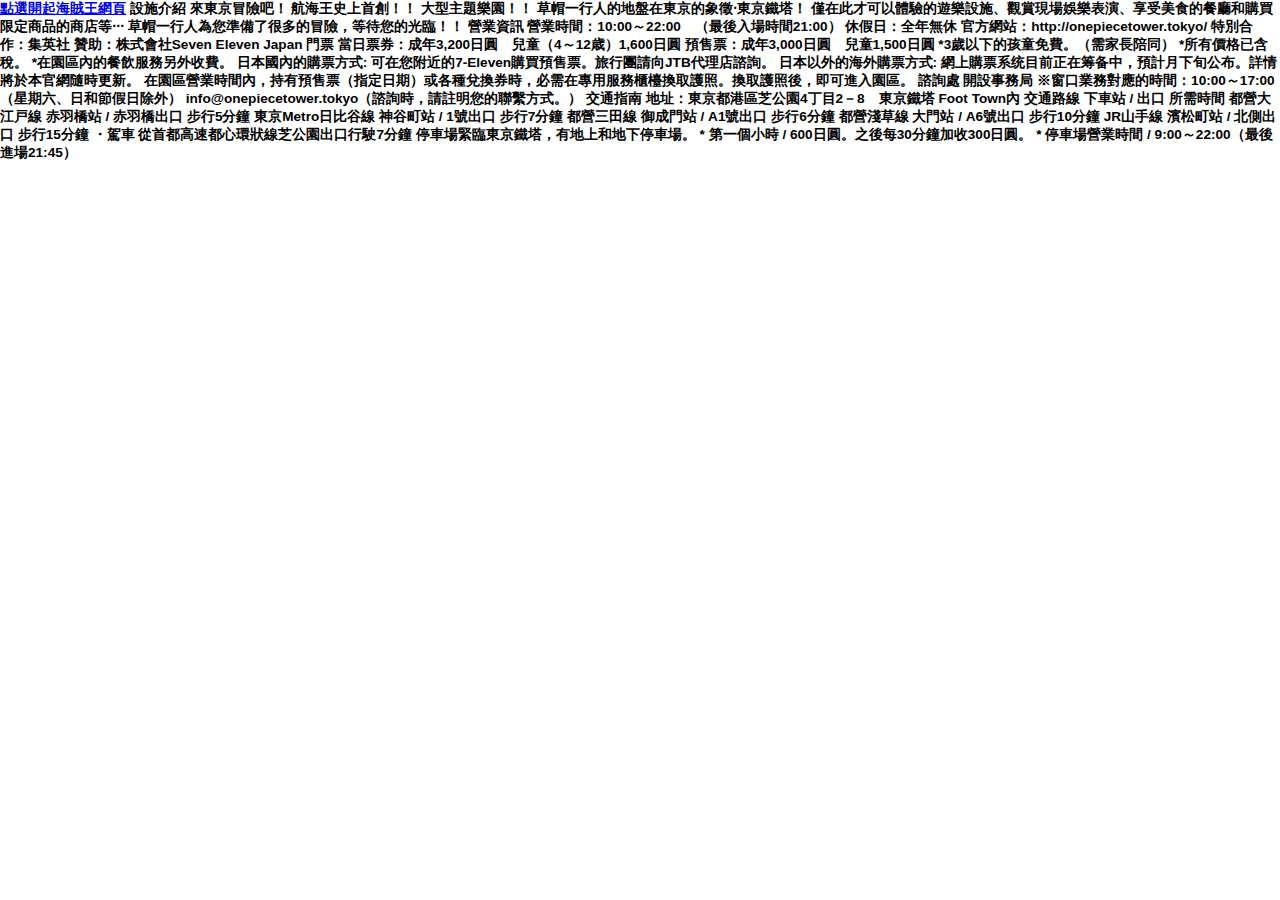
<file: 01_OnepieceTower/index.html>
<!DOCTYPE html>
<html>

<head>
    <title>Tokyo Onepiece Tower</title>
    <meta charset="utf-8">
    <link rel="stylesheet" href="css/onepiece.css">
</head>

<body>

    <a href="https://zvlewnkfynuwq0wd0h3v0w-on.drv.tw/HTMLDemo/OnepieceTower/" target="_blank">點選開起海賊王網頁</a>

    <!-- 1. 分成左邊的袋子和右邊的袋子 -->

    <!-- 2. 把左邊的袋子放入foreign_parts_left.png；右邊的袋子，放入10張logo_01.png-->
    <!-- (放入10張logo_01.png是為了撐大袋子，看一下畫面比例) -->

    <!-- 3. 如何固定住左邊的區塊? -->

    <!-- 4. 如何調整元素位置? (position) -->

    <!-- 5. 調整完佈局，接下來應該就OK了。 -->

    設施介紹
    來東京冒險吧！
    航海王史上首創！！
    大型主題樂園！！
    草帽一行人的地盤在東京的象徵‧東京鐵塔！
    僅在此才可以體驗的遊樂設施、觀賞現場娛樂表演、享受美食的餐廳和購買限定商品的商店等‧‧‧
    草帽一行人為您準備了很多的冒險，等待您的光臨！！

    營業資訊
    營業時間：10:00～22:00　（最後入場時間21:00）
    休假日：全年無休
    官方網站：http://onepiecetower.tokyo/
    特別合作：集英社
    贊助：株式會社Seven Eleven Japan

    門票
    當日票券：成年3,200日圓　兒童（4～12歳）1,600日圓
    預售票：成年3,000日圓　兒童1,500日圓
    *3歲以下的孩童免費。（需家長陪同）
    *所有價格已含稅。
    *在園區內的餐飲服務另外收費。

    日本國內的購票方式:
    可在您附近的7-Eleven購買預售票。旅行團請向JTB代理店諮詢。
    日本以外的海外購票方式:
    網上購票系统目前正在筹备中，預計月下旬公布。詳情將於本官網隨時更新。

    在園區營業時間內，持有預售票（指定日期）或各種兌換券時，必需在專用服務櫃檯換取護照。換取護照後，即可進入園區。

    諮詢處
    開設事務局
    ※窗口業務對應的時間：10:00～17:00（星期六、日和節假日除外）
    info@onepiecetower.tokyo（諮詢時，請註明您的聯繫方式。）

    交通指南
    地址：東京都港區芝公園4丁目2－8　東京鐵塔 Foot Town內

    交通路線 下車站 / 出口 所需時間
    都營大江戸線 赤羽橋站 / 赤羽橋出口 步行5分鐘
    東京Metro日比谷線 神谷町站 / 1號出口 步行7分鐘
    都營三田線 御成門站 / A1號出口 步行6分鐘
    都營淺草線 大門站 / A6號出口 步行10分鐘
    JR山手線 濱松町站 / 北側出口 步行15分鐘


    ・駕車
    從首都高速都心環狀線芝公園出口行駛7分鐘
    停車場緊臨東京鐵塔，有地上和地下停車場。

    * 第一個小時 / 600日圓。之後每30分鐘加收300日圓。
    * 停車場營業時間 / 9:00～22:00（最後進場21:45）

</body>

</html>
</file>
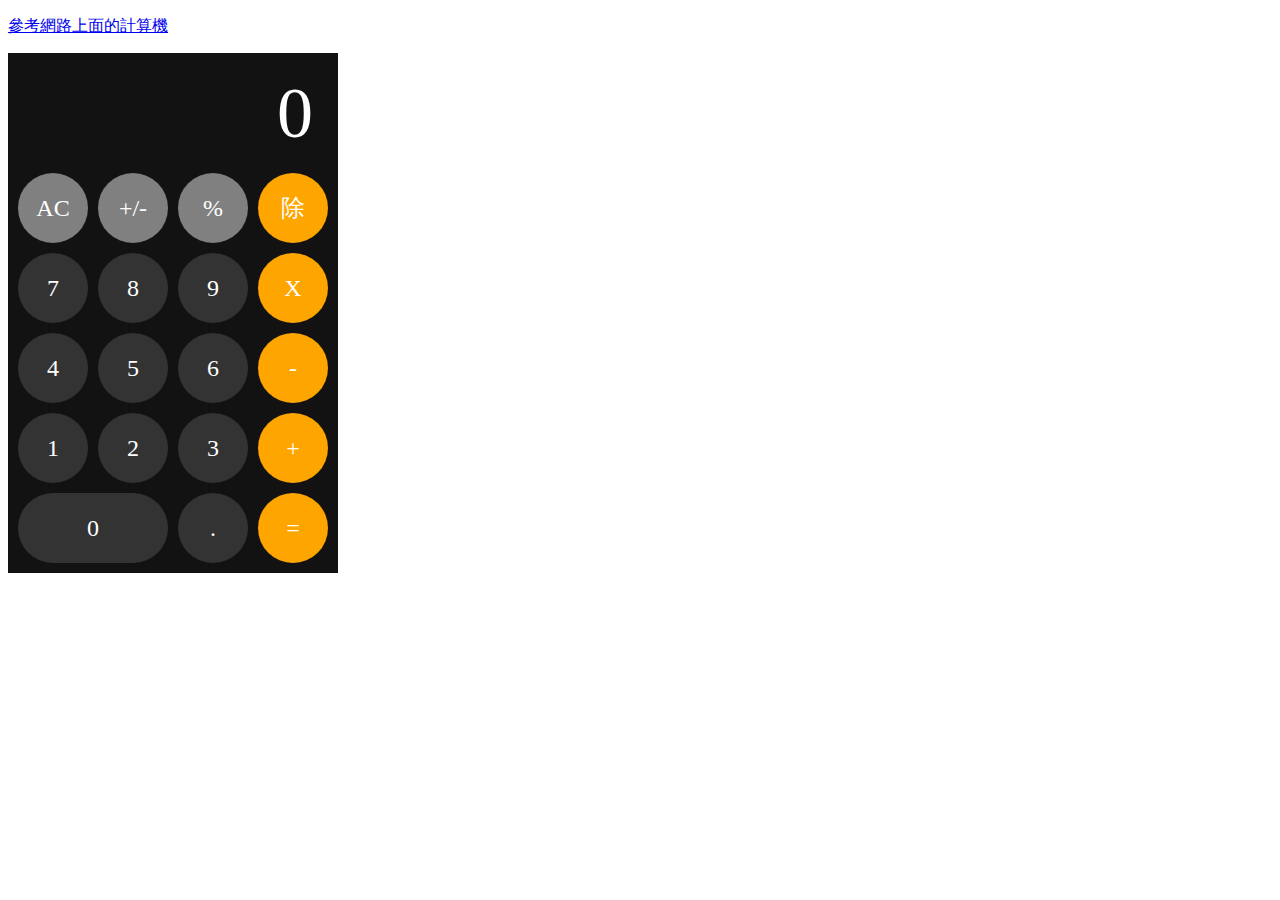
<file: 02_MyCalculator/index.html>
<!DOCTYPE html>
<html lang="en">

<head>
    <meta charset="UTF-8">
    <title>My Calculator</title>
    <link rel="stylesheet" href="css/calculator.css">
</head>

<body>

   <p><a href="https://www.desmos.com/scientific" target="_blank">參考網路上面的計算機</a></p>
  
    <div id="calculator">
      <table class="from" >
         <tr>
             <td colspan="4"  > <a href="" class="from_star">0</a> </td>
             <!-- <td></td> -->
             <!-- <td></td> -->
             <!-- <td></td> -->
         </tr>
         <tr>
             <td ><a href="">AC</a></td>
             <td><a href="">+/-</a></td>
             <td><a href="">%</a></td>
             <td><a href="">除</a></td>
            
         </tr>
         <tr>
             
            <td><a href="">7</a></td>
            <td><a href="">8</a></td>
            <td><a href="">9</a></td>
            <td><a href="">X</a></td>

        
         </tr>
         <tr>
             <td><a href="">4</a></td>
             <td><a href="">5</a></td>
             <td><a href="">6</a></td>
             <td><a href="">-</a></td>

             
         </tr>
         <tr>
            <td><a href="">1</a></td>
            <td><a href="">2</a></td>
            <td><a href="">3</a></td>
            <td><a href="">+</a></td>

        
         </tr>
         <tr>
                <td colspan="2" ><a href="">0</a></td>
             <!-- <td><a href=""></a></td> -->
             <td><a href="">.</a></td>
             <td><a href="">=</a></td>
             
         </tr>

      </table>

    </div>




</body>

</html>
</file>
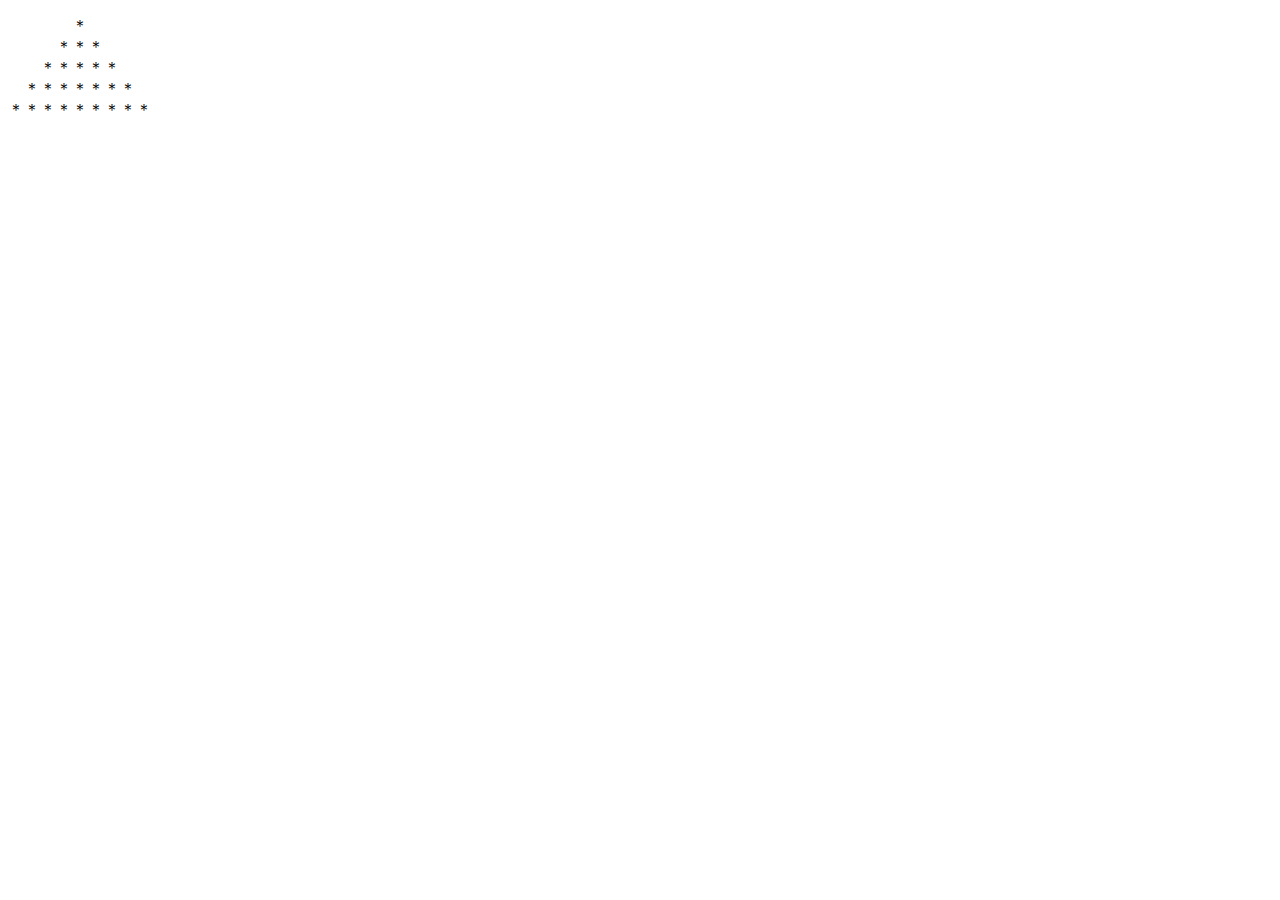
<file: 04_Christmas_Tree/index.html>
<!--    * -->
<!--   *** -->
<!--  ***** -->
<!-- ******* -->
<!DOCTYPE html>
<html lang="en">

<head>
    <meta charset="UTF-8">
    <title>輸入聖誕樹的高度，然後用*組合出來</title>
</head>

<body>
    <p id="pSquare"></p>
    <script>
        // 分解動作
        // 1. 觀察列和星星數量的變化: 星星數量 = 最終列 + 最終列 - 1
        //    1＝>1、2=>3、3=>5、4=>7、5=>9
        // 2. 觀察列和空白數量的變化: 假設以四列舉例
        //    第一列：1=>3、5=>7
        //    第二列：1=>2、6=>7
        //    第三列：1=>1、7=>7
        //    第四列：
        // 3. 觀察星星中間位置: 中間位置 = 最終列
        //有一個迴圈數量會是列*2-1
        var stars = "";
        var rows = 5;

        //列
        for (var j = 1; j <= rows; j++) {

            //欄
            for (var i = 1; i <= (rows * 2 - 1); i++) {

                //判斷要畫星星還是空白
                if (i <= (rows - j) || i >= (rows + j)) {
                    stars = stars + "&emsp;";
                } else {
                    stars = stars + "＊";
                }
            }
            //在此層換行
            stars = stars + "<br>"
        }
        document.getElementById("pSquare").innerHTML = stars;


    </script>
</body>

</html>
</file>
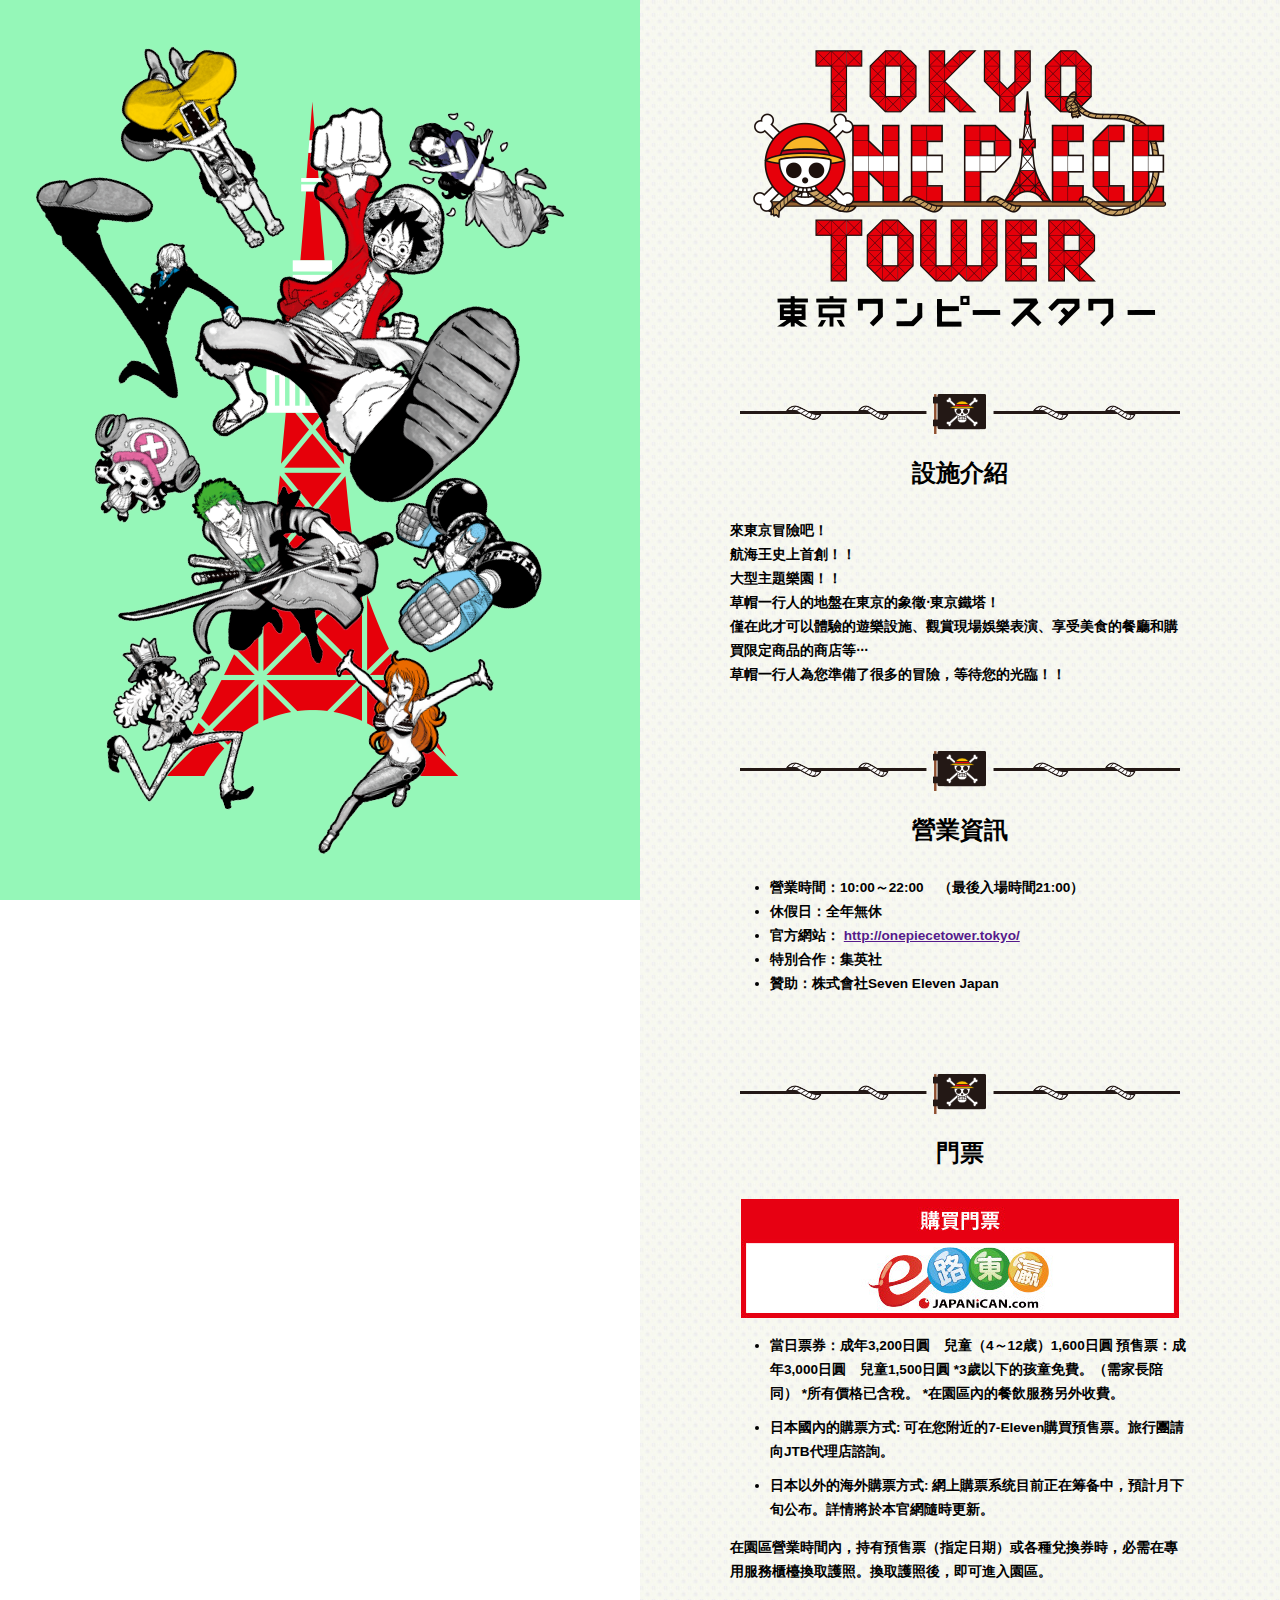
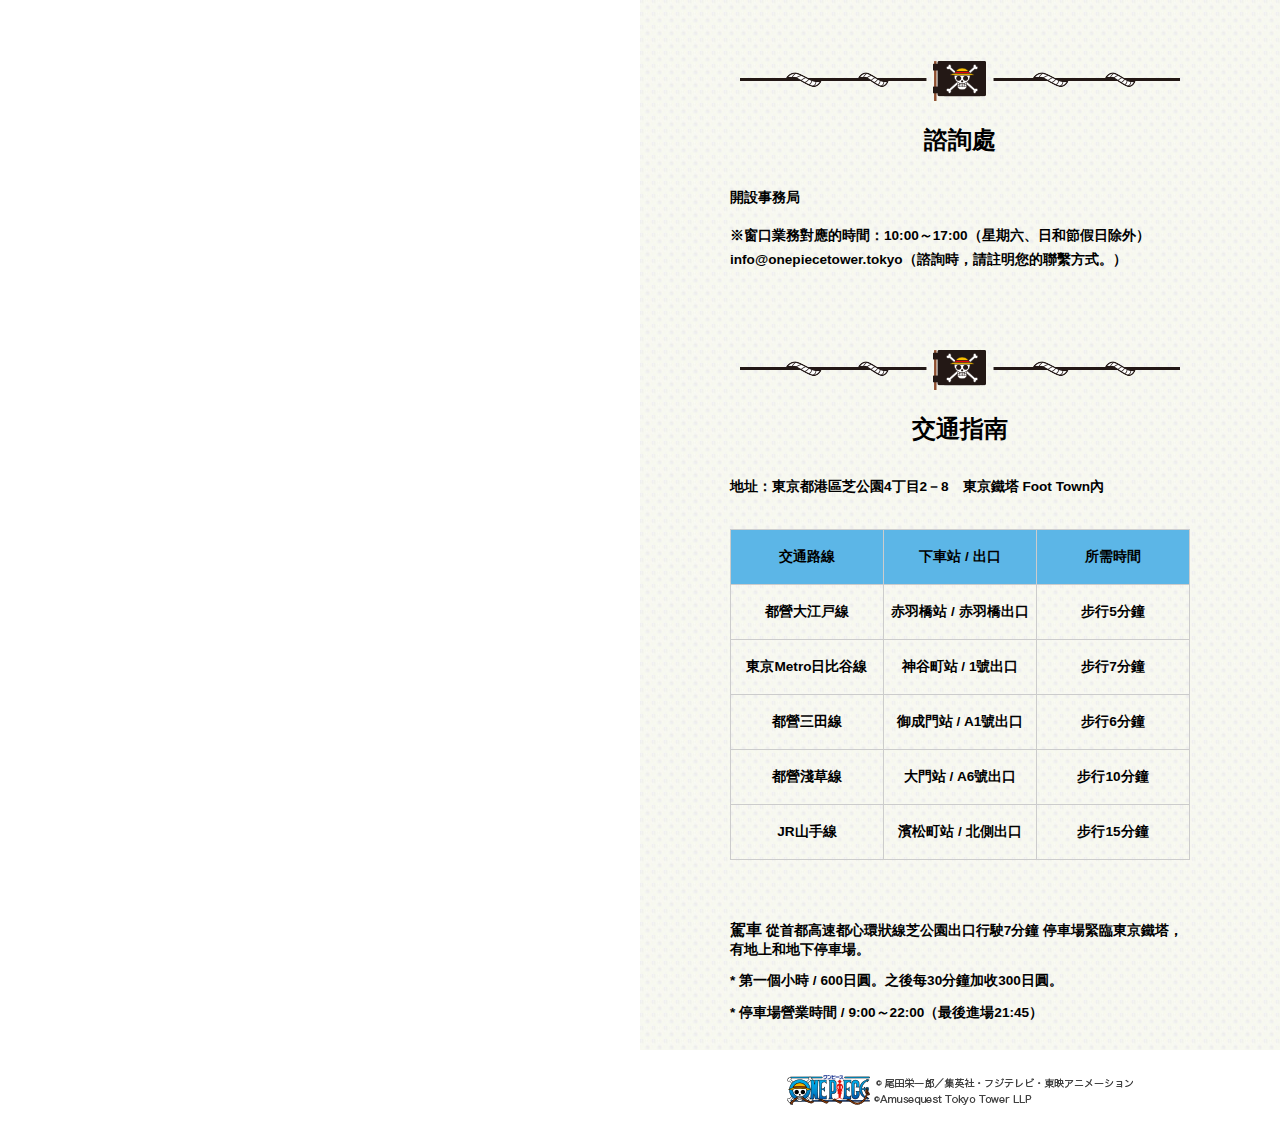
<file: 01_OnepieceTower/index_test.html>
<!DOCTYPE html>
<html lang="en">

<head>
    <meta charset="UTF-8">
    <meta name="viewport" content="width=device-width, initial-scale=1.0">
    <meta http-equiv="X-UA-Compatible" content="ie=edge">
    <title>index_test</title>
    <link rel="stylesheet" href="css/onepiece.css">
</head>

<body>
    <div class="left"></div>
    <div class="right">
        <div class="right_content">
            <div class="ad"><img src="img/logo_01.png" alt=""></div>
            <div class="box">
                <img src="img/mark_sep_01.png" class="box_titleimg" alt="">
                <div class="box_title">設施介紹</div>
                <div class="box_text">
                    來東京冒險吧！<br>
                    航海王史上首創！！<br>
                    大型主題樂園！！<br>
                    草帽一行人的地盤在東京的象徵‧東京鐵塔！<br>
                    僅在此才可以體驗的遊樂設施、觀賞現場娛樂表演、享受美食的餐廳和購買限定商品的商店等‧‧‧<br>
                    草帽一行人為您準備了很多的冒險，等待您的光臨！！</div>
            </div>
            <div class="box">
                <img src="img/mark_sep_01.png" class="box_titleimg" alt="">
                <div class="box_title">營業資訊</div>
                <div class="box_text">
                    <ul>
                        <li>營業時間：10:00～22:00　（最後入場時間21:00）</li>
                        <li>休假日：全年無休</li>
                        <li>官方網站：
                            <a href="">http://onepiecetower.tokyo/</a></li>
                        <li> 特別合作：集英社</li>
                        <li>贊助：株式會社Seven Eleven Japan</li>
                    </ul>
                </div>
            </div>
            <div class="box">
                <img src="img/mark_sep_01.png" class="box_titleimg" alt="">
                <div class="box_title">門票</div>
                <img src="img/banner_japanican.jpg" class="img_title" id="japanican">
                <div class="box_text">
                    <ul class="tick_price">
                        <li>當日票券：成年3,200日圓　兒童（4～12歳）1,600日圓
                            預售票：成年3,000日圓　兒童1,500日圓
                            *3歲以下的孩童免費。（需家長陪同）
                            *所有價格已含稅。
                            *在園區內的餐飲服務另外收費。</li>
                        <li>日本國內的購票方式:
                            可在您附近的7-Eleven購買預售票。旅行團請向JTB代理店諮詢。</li>
                        <li>日本以外的海外購票方式:
                            網上購票系统目前正在筹备中，預計月下旬公布。詳情將於本官網隨時更新。</li>


                    </ul>
                    <p>在園區營業時間內，持有預售票（指定日期）或各種兌換券時，必需在專用服務櫃檯換取護照。換取護照後，即可進入園區。
                    </p>





                </div>
            </div>
            <div class="box">
                <img src="img/mark_sep_01.png" class="box_titleimg" alt="">
                <div class="box_title">諮詢處</div>
                <div class="box_text">

                   <p>開設事務局</p> 
                    <p>※窗口業務對應的時間：10:00～17:00（星期六、日和節假日除外）
                    info@onepiecetower.tokyo（諮詢時，請註明您的聯繫方式。）</p>    
                    </div>
            </div>
            <div class="box">
                <img src="img/mark_sep_01.png" class="box_titleimg" alt="">
                <div class="box_title">交通指南</div>
                <div class="box_text">
                   <p>地址：東京都港區芝公園4丁目2－8　東京鐵塔 Foot Town內</p>
                       
                    <table class="time_form">
                        <tr>
                            <th>交通路線  </th>
                            <th>下車站 / 出口</th>
                            <th>所需時間</th>
                        </tr>
                        <tr>
                            <td>都營大江戸線  
                                    </td>
                            <td>赤羽橋站 / 赤羽橋出口</td>
                            <td>步行5分鐘</td>
                        </tr>
                        <tr>
                            <td>東京Metro日比谷線  
                                    </td>
                            <td>神谷町站 / 1號出口</td>
                            <td>步行7分鐘</td>
                        </tr>
                        <tr>
                            <td>都營三田線  
                                    </td>
                            <td>御成門站 / A1號出口</td>
                            <td>步行6分鐘</td>
                        </tr>
                        <tr>
                            <td>都營淺草線  
                                    </td>
                            <td>大門站 / A6號出口</td>
                            <td>步行10分鐘</td>
                        </tr>
                        <tr>
                            <td>JR山手線  </td>
                            <td>濱松町站 / 北側出口</td>
                            <td>步行15分鐘</td>
                        </tr>
                    </table>

                    
                    

                </div>
                <div class="box_text2">
                    <p> <b>駕車</b> 
                    從首都高速都心環狀線芝公園出口行駛7分鐘
                    停車場緊臨東京鐵塔，有地上和地下停車場。</p>
                    <p>* 第一個小時  / 600日圓。之後每30分鐘加收300日圓。</p>
                    <p>* 停車場營業時間  / 9:00～22:00（最後進場21:45）</p>
                    </div>
            </div>

        </div>
        <div class="copyright"><img src="img/logo_footer_01.png">
            <img src="img/copyright_01.png"></div>

    </div>
</body>

</html>
</file>
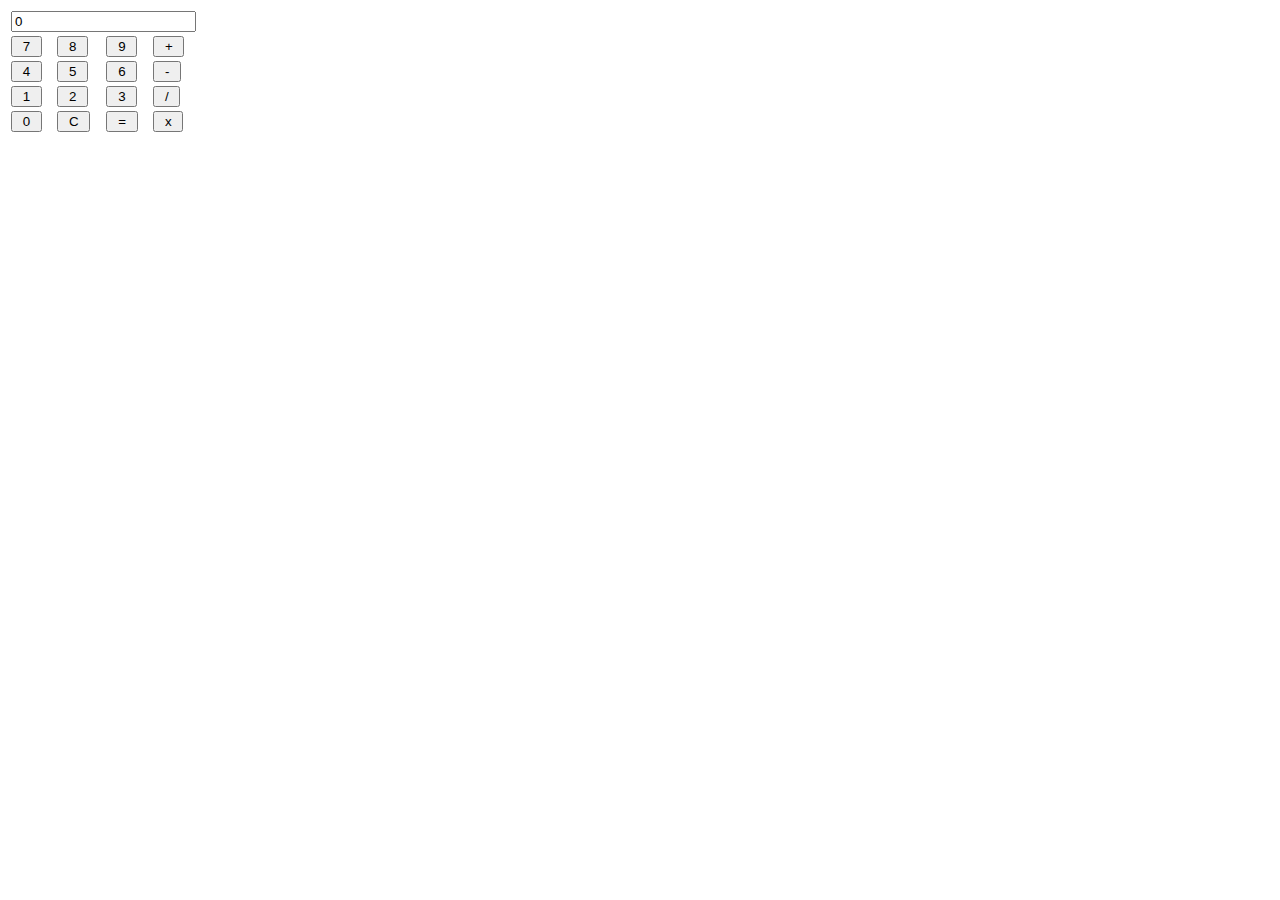
<file: 02_MyCalculator/demo.html>
<!DOCTYPE html>
<html lang="en">

<head>
    <meta charset="UTF-8">
    <meta name="viewport" content="width=device-width, initial-scale=1.0">
    <meta http-equiv="X-UA-Compatible" content="ie=edge">
    <title>Document</title>
</head>

<body>
    <table>
        <form name=calcul>
            <tr>
                <td colspan=4><input type=TEXT name=itext value="0" onFocus="{document.calcul.itext.blur();}"></td>
            </tr>
            <tr>
                <td><input type=BUTTON name="SUBMIT" value=" 7 " onClick="{num(7)}"></td>
                <td><input type=BUTTON value=" 8 " onClick="{num(8)}" name="BUTTON"></td>
                <td><input type=BUTTON value=" 9 " onClick="{num(9)}" name="BUTTON"></td>
                <td><input type=BUTTON value=" + " onClick="{func('+')}" name="BUTTON"> </td>
            </tr>
            <tr>
                <td><input type=BUTTON value=" 4 " onClick="{num(4)}" name="BUTTON"></td>
                <td><input type=BUTTON value=" 5 " onClick="{num(5)}" name="BUTTON"></td>
                <td><input type=BUTTON value=" 6 " onClick="{num(6)}" name="BUTTON"></td>
                <td><input type=BUTTON value=" - " onClick="{func('-')}" name="BUTTON"></td>
            </tr>
            <tr>
                <td><input type=BUTTON value=" 1 " onClick="{num(1)}" name="BUTTON"></td>
                <td><input type=BUTTON value=" 2 " onClick="{num(2)}" name="BUTTON"></td>
                <td><input type=BUTTON value=" 3 " onClick="{num(3)}" name="BUTTON"></td>
                <td><input type=BUTTON value=" / " onClick="{func('/')}" name="BUTTON"></td>
            </tr>
            <tr>
                <td><input type=BUTTON value=" 0 " onClick="{num(0)}" name="BUTTON"></td>
                <td><input type=BUTTON value=" C " onClick="{clearvals()}" name="BUTTON"></td>
                <td><input type=BUTTON value=" = " onClick="{doit()}" name="BUTTON"></td>
                <td><input type=BUTTON value=" x " onClick="{func('x')}" name="BUTTON"></td>
            </tr>
        </form>
    </table>

    <script>
        var memory1; var functype; var set; functype = "0";set = "0";
        function num(thisval) {
            var curval;
            var numval;
            numval = eval(thisval);
            curval = eval(document.calcul.itext.value);
            if (curval == 0 || set == "1") {
                curval = numval;
            } else {
                curval = curval * 10; curval = curval + numval;
            }
            document.calcul.itext.value = curval; set = "0";
        }
       function clearvals() { 
            memory1 = 0 ;
            document.calcul.itext.value = 0; }
        function func(type) {
            if (functype != "0") doit();
            functype = type; memory1 = eval(document.calcul.itext.value);
            document.calcul.itext.value = 0;
        } 
        function doit() {
            var curval;
            if (set == "1" || functype == "0") return;
            curval = eval(document.calcul.itext.value);
            if (functype == "/") memory1 = memory1 / curval;
            if (functype == "+") memory1 = memory1 + curval;
            if (functype == "-") memory1 = memory1 - curval;
            if (functype == "x") memory1 = memory1 * curval;
            curval = memory1; memory1 = 0; functype = "0";
            document.calcul.itext.value = curval; set = "1";
        } 
        </script>
</body>

</html>
</file>
<file: 01_OnepieceTower/css/onepiece.css>
body{
    font-size: 0.85em;
    font-weight: bold;
    font-family: "Lucida Grande", "Hiragino Kaku Gothic ProN", "ヒラギノ角ゴ ProN W3", Meiryo, メイリオ, sans-serif;
    margin: 0px;
    padding: 0px;
}
.left{
    position: fixed;
    width: 50%;
    height: 100%;
    background-color:#95f7b8;
    background-image: url(../img/foreign_parts_left.png);
    background-repeat: no-repeat;
    background-position: 35px,-30px;

   
}
.right{
    position: absolute;
   
    width: 50%;
    left: 50%;
    top: 0px;
    text-align: center;
    
    
}
.right_content{
    padding: 50px 90px 15px ;
    background-image: url(../img/bg_dot.jpg);
}
#japanican:hover{
    opacity: .8;
}
.copyright {
    padding: 25px;
}
.box_titleimg{
    margin: 60px 0 20px 0;

}
.box_text {
    line-height: 1.5rem;
    text-align: left;
}
.box_title {
    font-size: 1.5rem;
    margin-bottom: 30px;
}
.box_text2{
    text-align: left;
}
.time_form{
    margin: 30px 0 60px 0;
 width: 100%;
 border-collapse: collapse;
}

.time_form td {
    border: 1px solid #cccccc;
    padding: 15px 5px;
    width: 33.333%;
    text-align: center;
}
.time_form th {
   background: #5CB6E7;
   border: 1px solid #cccccc;
    padding: 15px 5px;
    width: 33.333%;
    text-align: center;


}
.box_text2 b {
    font-size: 1rem;

}
.tick_price ul {
    padding-left: 20px;

}
.tick_price li{
    margin-bottom: 10px;
}
</file>
<file: 02_MyCalculator/css/calculator.css>
/* 按鈕設定顏色 */
#calculator{
   
    background-color: #121212;
    display: inline-block;
    padding: 5px;

}
.from{
     border-collapse: collapse;
}
.from td{
    width: 70px;
    height: 70px;
    padding: 5px ;
    

}
.from a{
   width: 100%;
   font-size: 1.5rem;
    display: block;
    line-height: 70px;
    padding:0 15px;
    color: #fff;
    text-decoration: none;
    background: #333;
    text-align: center;
    border-radius: 35px;
    box-sizing: border-box;


}
/* 顯示區標示 */
 a.from_star {
     text-align: right;
    height: 100px;
    font-size: 4.5rem;
    line-height: 100px;
    background-color:#121212 ;
}
/* 特別色標示 */
.from tr:nth-child(2) a {
    background-color:gray;
}
.from td:nth-child(4) a , .from tr:nth-child(6) td:nth-child(3) a  { 
    background-color:orange;
}
</file>
